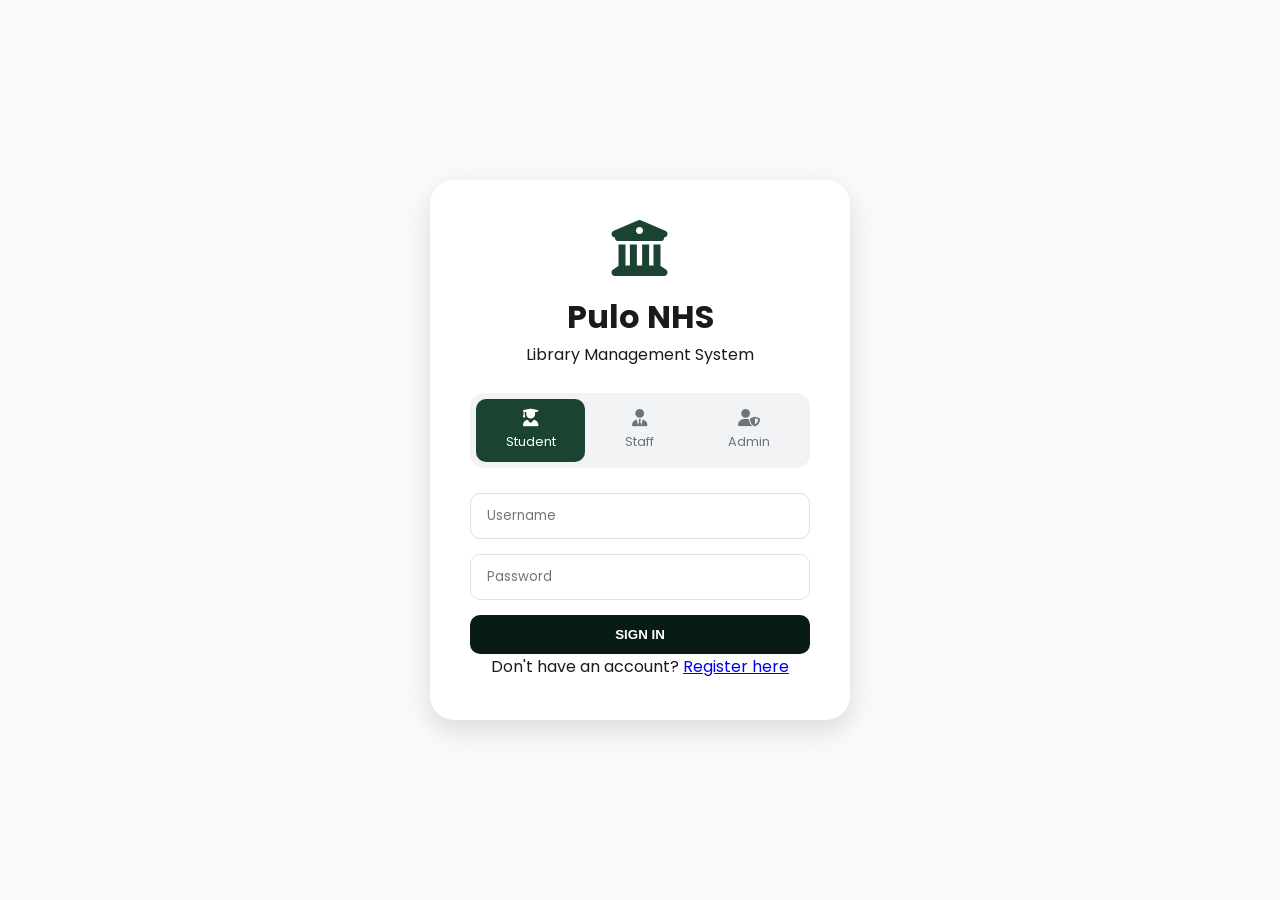
<file: index.html>
<!DOCTYPE html>
<html lang="en">
<head>
    <meta charset="UTF-8">
    <meta name="viewport" content="width=device-width, initial-scale=1.0">
    <title>Pulo NHS | Library System</title>
    <link rel="stylesheet" href="https://cdnjs.cloudflare.com/ajax/libs/font-awesome/6.4.0/css/all.min.css">
    <link rel="stylesheet" href="styles.css">
</head>
<body>
    <div class="login-container">
        <div class="login-overlay"></div>
        
        <div class="login-box">
            <div id="logoutAlert" class="alert-success" style="display: none;">
                <i class="fas fa-check-circle"></i> Successfully logged out.
            </div>

            <div class="login-logo">
                <i class="fas fa-university"></i>
                <h1>Pulo NHS</h1>
                <p>Library Management System</p>
            </div>

            <div id="loginSection">
                <form id="loginForm">
                    <div class="role-selector">
                        <div class="role-option active" data-role="User">
                            <i class="fas fa-user-graduate"></i><span>Student</span>
                        </div>
                        <div class="role-option" data-role="staff">
                            <i class="fas fa-user-tie"></i><span>Staff</span>
                        </div>
                        <div class="role-option" data-role="admin">
                            <i class="fas fa-user-shield"></i><span>Admin</span>
                        </div>
                    </div>
                    <div class="input-group">
                        <input type="text" class="form-control" placeholder="Username" required>
                    </div>
                    <div class="input-group">
                        <input type="password" class="form-control" placeholder="Password" required>
                    </div>
                    <button type="submit" class="btn-login">SIGN IN</button>
                </form>
                <p class="toggle-text" id="toggleWrapper">
                    Don't have an account? <a href="#" id="showRegister">Register here</a>
                </p>
            </div>

            <div id="registerSection" style="display: none;">
                <h2 style="margin-bottom: 15px; color: var(--primary-dark);">Create Account</h2>
                <form id="registerForm">
                    <input type="text" class="form-control" placeholder="Full Name" required>
                    <input type="text" class="form-control" placeholder="Student ID (e.g. 2026-10452)" required>
                    <input type="email" class="form-control" placeholder="School Email" required>
                    <input type="password" class="form-control" placeholder="Create Password" required>
                    <button type="submit" class="btn-login" style="background: var(--accent); color: var(--primary-dark);">REGISTER</button>
                </form>
                <p class="toggle-text">Already have an account? <a href="#" id="showLogin">Sign In</a></p>
            </div>
        </div>
    </div>

    <script>
        // 1. HANDLE LOGOUT & URL CLEANUP
        window.onload = function() {
            const urlParams = new URLSearchParams(window.location.search);
            if (urlParams.get('logout') === 'true') {
                const alertBox = document.getElementById('logoutAlert');
                alertBox.style.display = 'block';
                window.history.replaceState({}, document.title, window.location.pathname);
                setTimeout(() => { alertBox.style.display = 'none'; }, 3000);
            }
        };

        const loginSection = document.getElementById('loginSection');
        const registerSection = document.getElementById('registerSection');
        const showRegister = document.getElementById('showRegister');
        const showLogin = document.getElementById('showLogin');
        const toggleWrapper = document.getElementById('toggleWrapper');

        // 2. TOGGLE BETWEEN LOGIN AND REGISTER
        showRegister.addEventListener('click', (e) => {
            e.preventDefault();
            loginSection.style.display = 'none';
            registerSection.style.display = 'block';
        });

        showLogin.addEventListener('click', (e) => {
            e.preventDefault();
            registerSection.style.display = 'none';
            loginSection.style.display = 'block';
        });

        // 3. ROLE SELECTION LOGIC (Now with visibility toggle)
        document.querySelectorAll('.role-option').forEach(option => {
            option.addEventListener('click', function() {
                // Update active state visuals
                document.querySelectorAll('.role-option').forEach(opt => opt.classList.remove('active'));
                this.classList.add('active');

                // Check role to hide/show registration
                const activeRole = this.getAttribute('data-role');
                
                if (activeRole === 'staff' || activeRole === 'admin') {
                    // Use opacity and pointer-events so the box doesn't "jump" in height
                    toggleWrapper.style.opacity = '0';
                    toggleWrapper.style.pointerEvents = 'none';
                } else {
                    toggleWrapper.style.opacity = '1';
                    toggleWrapper.style.pointerEvents = 'auto';
                }
            });
        });

        // 4. LOGIN REDIRECTION
        document.getElementById('loginForm').addEventListener('submit', function(e) {
            e.preventDefault();
            const activeRole = document.querySelector('.role-option.active').getAttribute('data-role');
            
            if (activeRole === 'User') {
                window.location.href = "student/studentdashboard.html";
            } else if (activeRole === 'staff') {
                window.location.href = "staff/staffdashboard.html";
            } else if (activeRole === 'admin') {
                window.location.href = "admin/admindashboard.html";
            }
        });

        // 5. REGISTRATION LOGIC
        document.getElementById('registerForm').addEventListener('submit', function(e) {
            e.preventDefault();
            alert('Registration Successful! Please log in.');
            registerSection.style.display = 'none';
            loginSection.style.display = 'block';
        });
    </script>
</body>
</html>
</file>
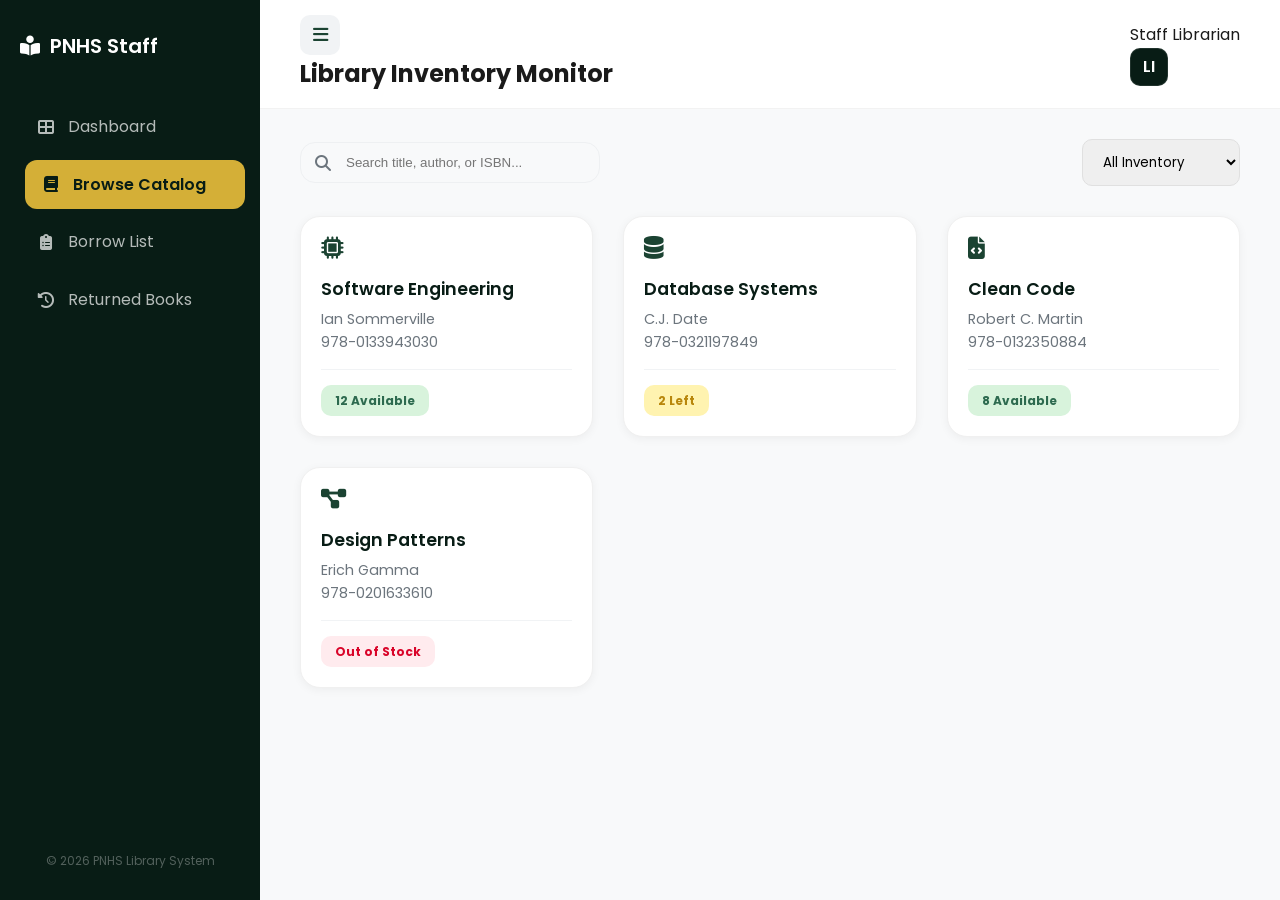
<file: staff/catalog.html>
<!DOCTYPE html>
<html lang="en">
<head>
    <meta charset="UTF-8">
    <meta name="viewport" content="width=device-width, initial-scale=1.0">
    <title>Monitor Catalog | PNHS Staff</title>
    <link rel="stylesheet" href="https://cdnjs.cloudflare.com/ajax/libs/font-awesome/6.4.0/css/all.min.css">
    <link rel="stylesheet" href="../styles.css">
</head>
<body>

    <nav class="sidebar" id="sidebar">
        <div class="sidebar-logo">
            <i class="fas fa-book-reader"></i>
            <span>PNHS Staff</span>
        </div>
        <ul class="sidebar-menu">
            <li><a href="staffdashboard.html"><i class="fas fa-th-large"></i><span>Dashboard</span></a></li>
            <li><a href="#" class="active"><i class="fas fa-book"></i><span>Browse Catalog</span></a></li>
            <li><a href="borrowlist.html"><i class="fas fa-clipboard-list"></i><span>Borrow List</span></a></li>
            <li><a href="returnlist.html"><i class="fas fa-history"></i><span>Returned Books</span></a></li>
        </ul>
        <div class="sidebar-footer">
            <p>© 2026 PNHS Library System</p>
        </div>
    </nav>

    <main class="main-content" id="main-content">
        <header class="topbar">
            <div class="topbar-left">
                <button class="hamburger" id="toggleBtn">
                    <i class="fas fa-bars"></i>
                </button>
                <h2>Library Inventory Monitor</h2>
            </div>
            
            <div class="topbar-right">
                <div class="user-profile">
                    <span>Staff Librarian</span>
                    <div class="avatar-circle">LI</div>
                </div>
            </div>
        </header>

        <div class="content-body">
            <div class="table-header" style="margin-bottom: 30px;">
                <div class="search-input-wrapper">
                    <i class="fas fa-search"></i>
                    <input type="text" id="catalogSearch" placeholder="Search title, author, or ISBN...">
                </div>
                
                <div class="filter-wrapper">
                    <select id="stockFilter" class="form-control" style="width: auto; margin-bottom: 0;">
                        <option value="all">All Inventory</option>
                        <option value="available">Available Only</option>
                        <option value="low">Low Stock Alert</option>
                        <option value="out">Out of Stock</option>
                    </select>
                </div>
            </div>

            <div class="catalog-grid" id="catalogGrid">
                
                <div class="book-card-alt" data-status="available">
                    <i class="fas fa-microchip card-icon"></i>
                    <div class="book-info-alt">
                        <h3>Software Engineering</h3>
                        <p class="author">Ian Sommerville</p>
                        <p class="isbn-text">978-0133943030</p>
                        <div class="book-footer-alt">
                            <span class="badge active-badge">12 Available</span>
                        </div>
                    </div>
                </div>

                <div class="book-card-alt" data-status="low">
                    <i class="fas fa-database card-icon"></i>
                    <div class="book-info-alt">
                        <h3>Database Systems</h3>
                        <p class="author">C.J. Date</p>
                        <p class="isbn-text">978-0321197849</p>
                        <div class="book-footer-alt">
                            <span class="badge due-badge">2 Left</span>
                        </div>
                    </div>
                </div>

                <div class="book-card-alt" data-status="available">
                    <i class="fas fa-file-code card-icon"></i>
                    <div class="book-info-alt">
                        <h3>Clean Code</h3>
                        <p class="author">Robert C. Martin</p>
                        <p class="isbn-text">978-0132350884</p>
                        <div class="book-footer-alt">
                            <span class="badge active-badge">8 Available</span>
                        </div>
                    </div>
                </div>

                <div class="book-card-alt" data-status="out">
                    <i class="fas fa-project-diagram card-icon"></i>
                    <div class="book-info-alt">
                        <h3>Design Patterns</h3>
                        <p class="author">Erich Gamma</p>
                        <p class="isbn-text">978-0201633610</p>
                        <div class="book-footer-alt">
                            <span class="badge overdue-badge">Out of Stock</span>
                        </div>
                    </div>
                </div>

            </div>
        </div>
    </main>

    <script>
        const toggleBtn = document.getElementById('toggleBtn');
        const sidebar = document.getElementById('sidebar');
        const mainContent = document.getElementById('main-content');
        const catalogSearch = document.getElementById('catalogSearch');
        const stockFilter = document.getElementById('stockFilter');
        const bookCards = document.querySelectorAll('.book-card-alt');

        toggleBtn.addEventListener('click', () => {
            sidebar.classList.toggle('collapsed');
            mainContent.classList.toggle('expanded');
        });

        function filterCatalog() {
            const term = catalogSearch.value.toLowerCase();
            const filterValue = stockFilter.value;

            bookCards.forEach(card => {
                const title = card.querySelector('h3').innerText.toLowerCase();
                const author = card.querySelector('.author').innerText.toLowerCase();
                const isbn = card.querySelector('.isbn-text').innerText.toLowerCase();
                const status = card.getAttribute('data-status');

                const matchesSearch = title.includes(term) || author.includes(term) || isbn.includes(term);
                const matchesFilter = filterValue === 'all' || status === filterValue;

                card.style.display = (matchesSearch && matchesFilter) ? '' : 'none';
            });
        }

        catalogSearch.addEventListener('input', filterCatalog);
        stockFilter.addEventListener('change', filterCatalog);
    </script>
</body>
</html>
</file>
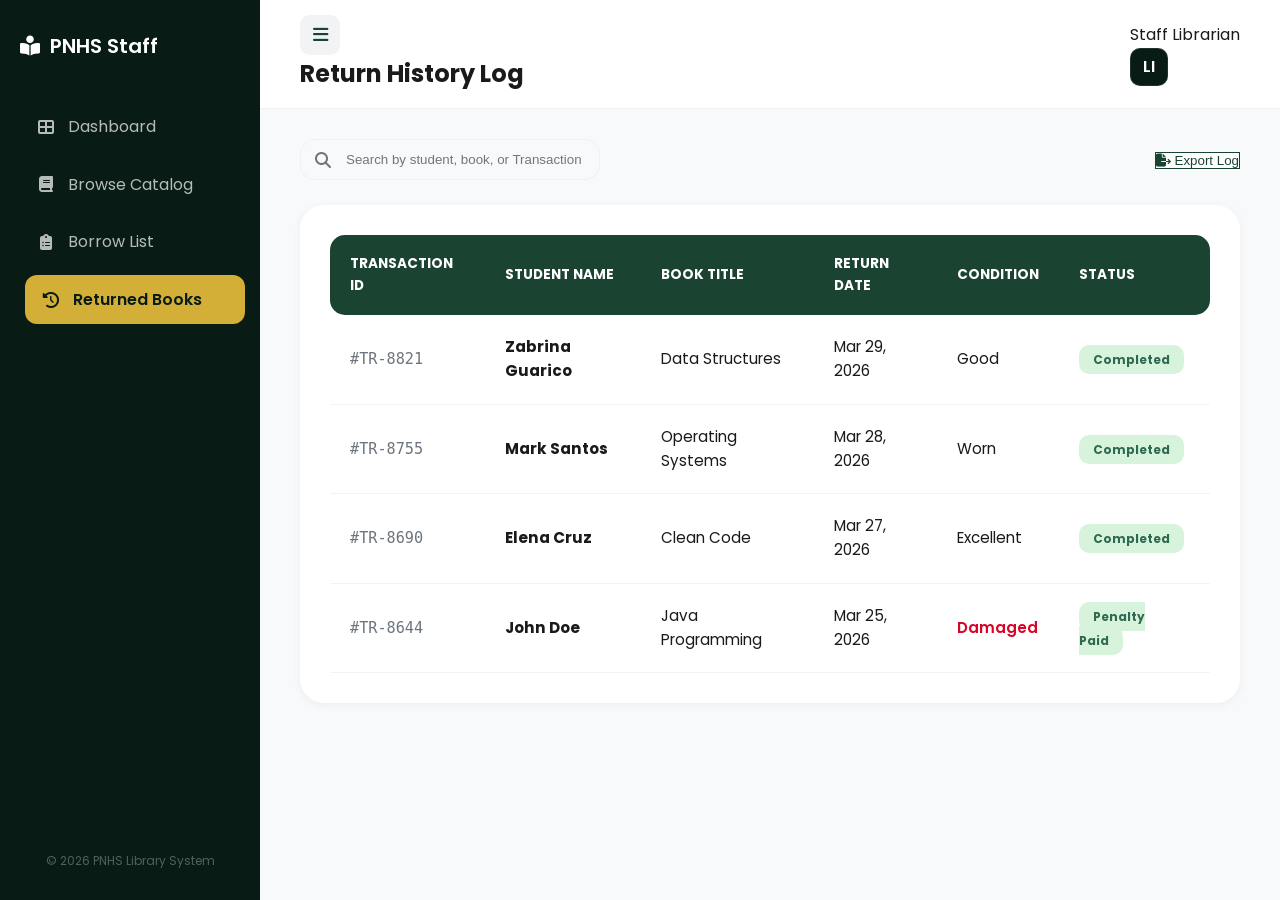
<file: staff/returnlist.html>
<!DOCTYPE html>
<html lang="en">
<head>
    <meta charset="UTF-8">
    <meta name="viewport" content="width=device-width, initial-scale=1.0">
    <title>Returned History | PNHS Staff</title>
    <link rel="stylesheet" href="https://cdnjs.cloudflare.com/ajax/libs/font-awesome/6.4.0/css/all.min.css">
    <link rel="stylesheet" href="../styles.css">
</head>
<body>

    <nav class="sidebar" id="sidebar">
        <div class="sidebar-logo">
            <i class="fas fa-book-reader"></i>
            <span>PNHS Staff</span>
        </div>
        <ul class="sidebar-menu">
            <li><a href="staffdashboard.html"><i class="fas fa-th-large"></i><span>Dashboard</span></a></li>
            <li><a href="catalog.html"><i class="fas fa-book"></i><span>Browse Catalog</span></a></li>
            <li><a href="borrowlist.html"><i class="fas fa-clipboard-list"></i><span>Borrow List</span></a></li>
            <li><a href="#" class="active"><i class="fas fa-history"></i><span>Returned Books</span></a></li>
        </ul>
        <div class="sidebar-footer">
            <p>© 2026 PNHS Library System</p>
        </div>
    </nav>

    <main class="main-content" id="main-content">
        <header class="topbar">
            <div class="topbar-left">
                <button class="hamburger" id="toggleBtn">
                    <i class="fas fa-bars"></i>
                </button>
                <h2>Return History Log</h2>
            </div>
            
            <div class="topbar-right">
                <div class="user-profile">
                    <span>Staff Librarian</span>
                    <div class="avatar-circle">LI</div>
                </div>
            </div>
        </header>

        <div class="content-body">
            <div class="table-header" style="margin-bottom: 25px;">
                <div class="search-input-wrapper">
                    <i class="fas fa-search"></i>
                    <input type="text" id="historySearch" placeholder="Search by student, book, or Transaction ID...">
                </div>
                <div class="header-actions">
                    <button class="btn-primary" style="background: var(--white); color: var(--primary); border: 1px solid var(--primary);">
                        <i class="fas fa-file-export"></i> Export Log
                    </button>
                </div>
            </div>

            <div class="table-container">
                <table>
                    <thead>
                        <tr>
                            <th>Transaction ID</th>
                            <th>Student Name</th>
                            <th>Book Title</th>
                            <th>Return Date</th>
                            <th>Condition</th>
                            <th>Status</th>
                        </tr>
                    </thead>
                    <tbody id="historyTable">
                        <tr>
                            <td style="font-family: monospace; color: var(--text-muted);">#TR-8821</td>
                            <td><strong>Zabrina Guarico</strong></td>
                            <td>Data Structures</td>
                            <td>Mar 29, 2026</td>
                            <td>Good</td>
                            <td><span class="badge active-badge">Completed</span></td>
                        </tr>

                        <tr>
                            <td style="font-family: monospace; color: var(--text-muted);">#TR-8755</td>
                            <td><strong>Mark Santos</strong></td>
                            <td>Operating Systems</td>
                            <td>Mar 28, 2026</td>
                            <td>Worn</td>
                            <td><span class="badge active-badge">Completed</span></td>
                        </tr>

                        <tr>
                            <td style="font-family: monospace; color: var(--text-muted);">#TR-8690</td>
                            <td><strong>Elena Cruz</strong></td>
                            <td>Clean Code</td>
                            <td>Mar 27, 2026</td>
                            <td>Excellent</td>
                            <td><span class="badge active-badge">Completed</span></td>
                        </tr>

                        <tr>
                            <td style="font-family: monospace; color: var(--text-muted);">#TR-8644</td>
                            <td><strong>John Doe</strong></td>
                            <td>Java Programming</td>
                            <td>Mar 25, 2026</td>
                            <td style="color: var(--danger); font-weight: 600;">Damaged</td>
                            <td><span class="badge active-badge">Penalty Paid</span></td>
                        </tr>
                    </tbody>
                </table>
            </div>
        </div>
    </main>

    <script>
        const toggleBtn = document.getElementById('toggleBtn');
        const sidebar = document.getElementById('sidebar');
        const mainContent = document.getElementById('main-content');

        // Sidebar Toggle
        toggleBtn.addEventListener('click', () => {
            sidebar.classList.toggle('collapsed');
            mainContent.classList.toggle('expanded');
        });

        // Search Filter Logic
        document.getElementById('historySearch').addEventListener('keyup', function() {
            let value = this.value.toLowerCase();
            let rows = document.querySelectorAll('#historyTable tr');
            
            rows.forEach(row => {
                row.style.display = row.innerText.toLowerCase().includes(value) ? '' : 'none';
            });
        });
    </script>
</body>
</html>
</file>
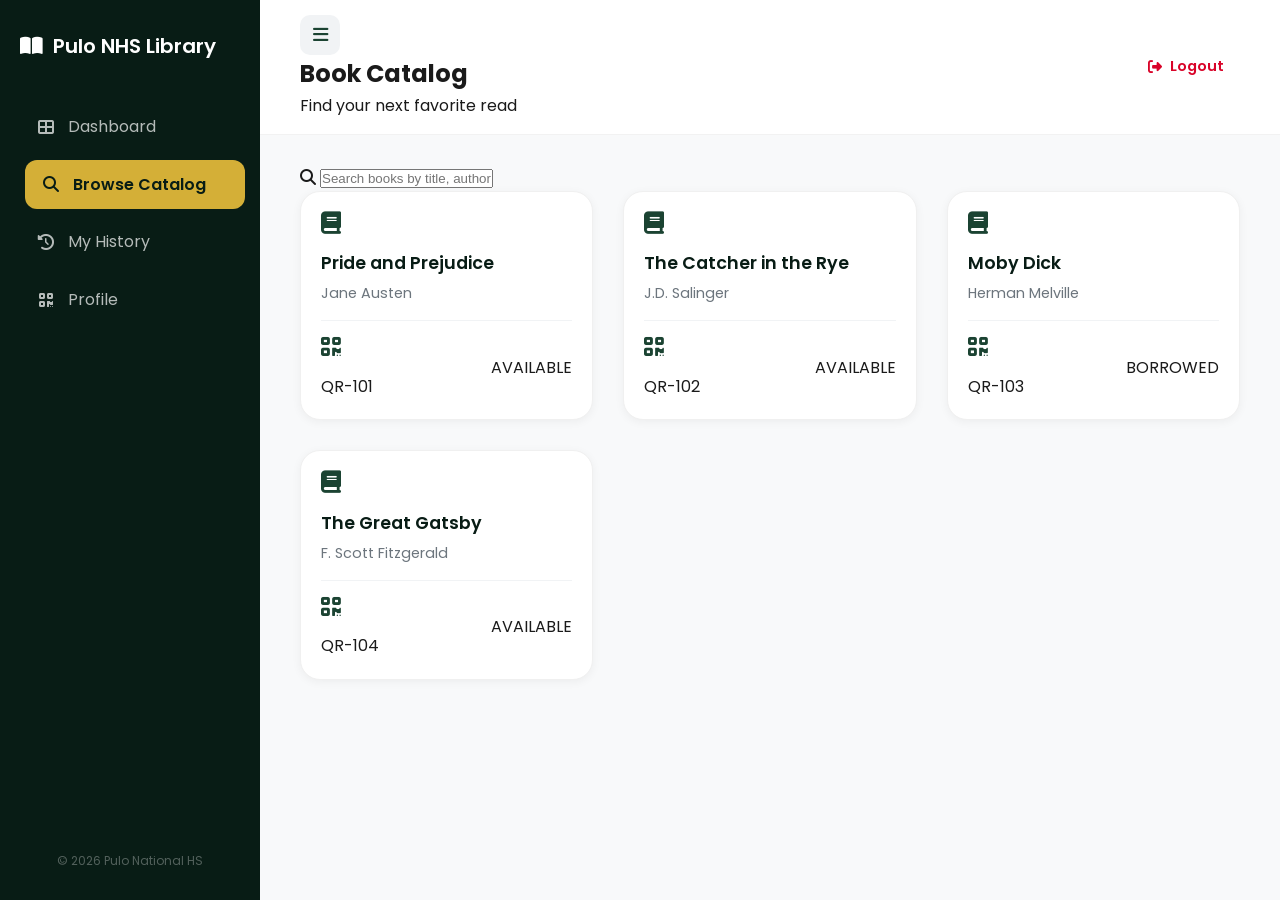
<file: student/catalog.html>
<!DOCTYPE html>
<html lang="en">
<head>
    <meta charset="UTF-8">
    <meta name="viewport" content="width=device-width, initial-scale=1.0">
    <title>Book Catalog | Pulo NHS Library</title>
    <link rel="stylesheet" href="https://cdnjs.cloudflare.com/ajax/libs/font-awesome/6.4.0/css/all.min.css">
     <link rel="stylesheet" href="../styles.css">
</head>
<body>

    <aside class="sidebar" id="sidebar">
        <div class="sidebar-logo">
            <i class="fas fa-book-open"></i>
            <span>Pulo NHS Library</span>
        </div>
        <ul class="sidebar-menu">
            <li><a href="studentdashboard.html"><i class="fas fa-th-large"></i> Dashboard</a></li>
            <li><a href="#" class="active"><i class="fas fa-search"></i> Browse Catalog</a></li>
            <li><a href="history.html"><i class="fas fa-history"></i> My History</a></li>
            <li><a href="profile.html"><i class="fas fa-qrcode"></i> Profile</a></li>
        </ul>
        <div class="sidebar-footer">© 2026 Pulo National HS</div>
    </aside>

    <main class="main-content" id="mainContent">
        <header class="topbar">
            <div class="topbar-left">
                <button class="hamburger" onclick="toggleSidebar()"><i class="fas fa-bars"></i></button>
                <div class="user-welcome">
                    <h2>Book Catalog</h2>
                    <p>Find your next favorite read</p>
                </div>
            </div>
            <div class="topbar-actions">
                <a href="../index.html" class="btn-logout"><i class="fas fa-sign-out-alt"></i> Logout</a>
            </div>
        </header>

        <div class="content-body">
            <div class="search-container">
                <i class="fas fa-search search-icon"></i>
                <input type="text" placeholder="Search books by title, author, or ISBN..." class="search-input">
            </div>

            <div class="catalog-grid">
                <div class="book-card-alt">
                    <div class="book-cover color-teal">
                        <i class="fas fa-book"></i>
                    </div>
                    <div class="book-info-alt">
                        <h3>Pride and Prejudice</h3>
                        <p class="author">Jane Austen</p>
                        <div class="book-footer-alt">
                            <span class="isbn"><i class="fas fa-qrcode"></i> QR-101</span>
                            <span class="status-pill available">AVAILABLE</span>
                        </div>
                    </div>
                </div>

                <div class="book-card-alt">
                    <div class="book-cover color-green">
                        <i class="fas fa-book"></i>
                    </div>
                    <div class="book-info-alt">
                        <h3>The Catcher in the Rye</h3>
                        <p class="author">J.D. Salinger</p>
                        <div class="book-footer-alt">
                            <span class="isbn"><i class="fas fa-qrcode"></i> QR-102</span>
                            <span class="status-pill available">AVAILABLE</span>
                        </div>
                    </div>
                </div>

                <div class="book-card-alt">
                    <div class="book-cover color-maroon">
                        <i class="fas fa-book"></i>
                    </div>
                    <div class="book-info-alt">
                        <h3>Moby Dick</h3>
                        <p class="author">Herman Melville</p>
                        <div class="book-footer-alt">
                            <span class="isbn"><i class="fas fa-qrcode"></i> QR-103</span>
                            <span class="status-pill borrowed">BORROWED</span>
                        </div>
                    </div>
                </div>

                <div class="book-card-alt">
                    <div class="book-cover color-orange">
                        <i class="fas fa-book"></i>
                    </div>
                    <div class="book-info-alt">
                        <h3>The Great Gatsby</h3>
                        <p class="author">F. Scott Fitzgerald</p>
                        <div class="book-footer-alt">
                            <span class="isbn"><i class="fas fa-qrcode"></i> QR-104</span>
                            <span class="status-pill available">AVAILABLE</span>
                        </div>
                    </div>
                </div>
            </div>
        </div>
    </main>

    <script>
        function toggleSidebar() {
            document.getElementById('sidebar').classList.toggle('collapsed');
            document.getElementById('mainContent').classList.toggle('expanded');
        }
    </script>
</body>
</html>
</file>
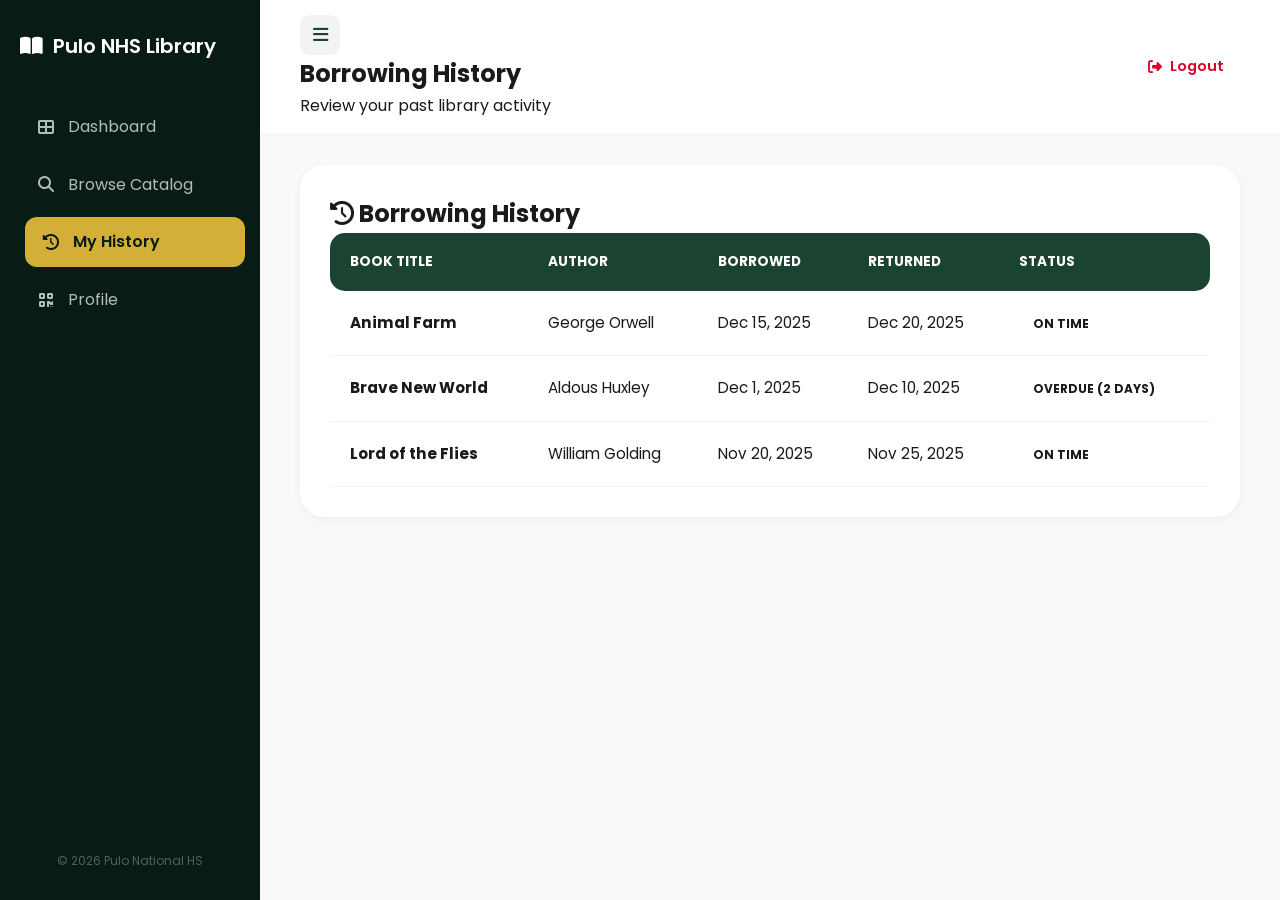
<file: student/history.html>
<!DOCTYPE html>
<html lang="en">
<head>
    <meta charset="UTF-8">
    <meta name="viewport" content="width=device-width, initial-scale=1.0">
    <title>My History | Pulo NHS Library</title>
    <link rel="stylesheet" href="https://cdnjs.cloudflare.com/ajax/libs/font-awesome/6.4.0/css/all.min.css">
     <link rel="stylesheet" href="../styles.css">
</head>
<body>

    <aside class="sidebar" id="sidebar">
        <div class="sidebar-logo">
            <i class="fas fa-book-open"></i>
            <span>Pulo NHS Library</span>
        </div>
        <ul class="sidebar-menu">
            <li><a href="studentdashboard.html"><i class="fas fa-th-large"></i> Dashboard</a></li>
            <li><a href="catalog.html"><i class="fas fa-search"></i> Browse Catalog</a></li>
            <li><a href="history.html" class="active"><i class="fas fa-history"></i> My History</a></li>
            <li><a href="profile.html"><i class="fas fa-qrcode"></i> Profile</a></li>
        </ul>
        <div class="sidebar-footer">© 2026 Pulo National HS</div>
    </aside>

    <main class="main-content" id="mainContent">
        <header class="topbar">
            <div class="topbar-left">
                <button class="hamburger" onclick="toggleSidebar()"><i class="fas fa-bars"></i></button>
                <div class="user-welcome">
                    <h2>Borrowing History</h2>
                    <p>Review your past library activity</p>
                </div>
            </div>
            <div class="topbar-actions">
                <a href="../index.html" class="btn-logout"><i class="fas fa-sign-out-alt"></i> Logout</a>
            </div>
        </header>

        <div class="content-body">
            <div class="table-container">
                <h2 class="section-title"><i class="fas fa-history"></i> Borrowing History</h2>
                <table>
                    <thead>
                        <tr>
                            <th>Book Title</th>
                            <th>Author</th>
                            <th>Borrowed</th>
                            <th>Returned</th>
                            <th>Status</th>
                        </tr>
                    </thead>
                    <tbody>
                        <tr>
                            <td><strong>Animal Farm</strong></td>
                            <td>George Orwell</td>
                            <td>Dec 15, 2025</td>
                            <td>Dec 20, 2025</td>
                            <td><span class="badge status-ontime">ON TIME</span></td>
                        </tr>
                        <tr>
                            <td><strong>Brave New World</strong></td>
                            <td>Aldous Huxley</td>
                            <td>Dec 1, 2025</td>
                            <td>Dec 10, 2025</td>
                            <td><span class="badge status-overdue-history">OVERDUE (2 DAYS)</span></td>
                        </tr>
                        <tr>
                            <td><strong>Lord of the Flies</strong></td>
                            <td>William Golding</td>
                            <td>Nov 20, 2025</td>
                            <td>Nov 25, 2025</td>
                            <td><span class="badge status-ontime">ON TIME</span></td>
                        </tr>
                    </tbody>
                </table>
            </div>
        </div>
    </main>

    <script>
        function toggleSidebar() {
            document.getElementById('sidebar').classList.toggle('collapsed');
            document.getElementById('mainContent').classList.toggle('expanded');
        }
    </script>
</body>
</html>
</file>
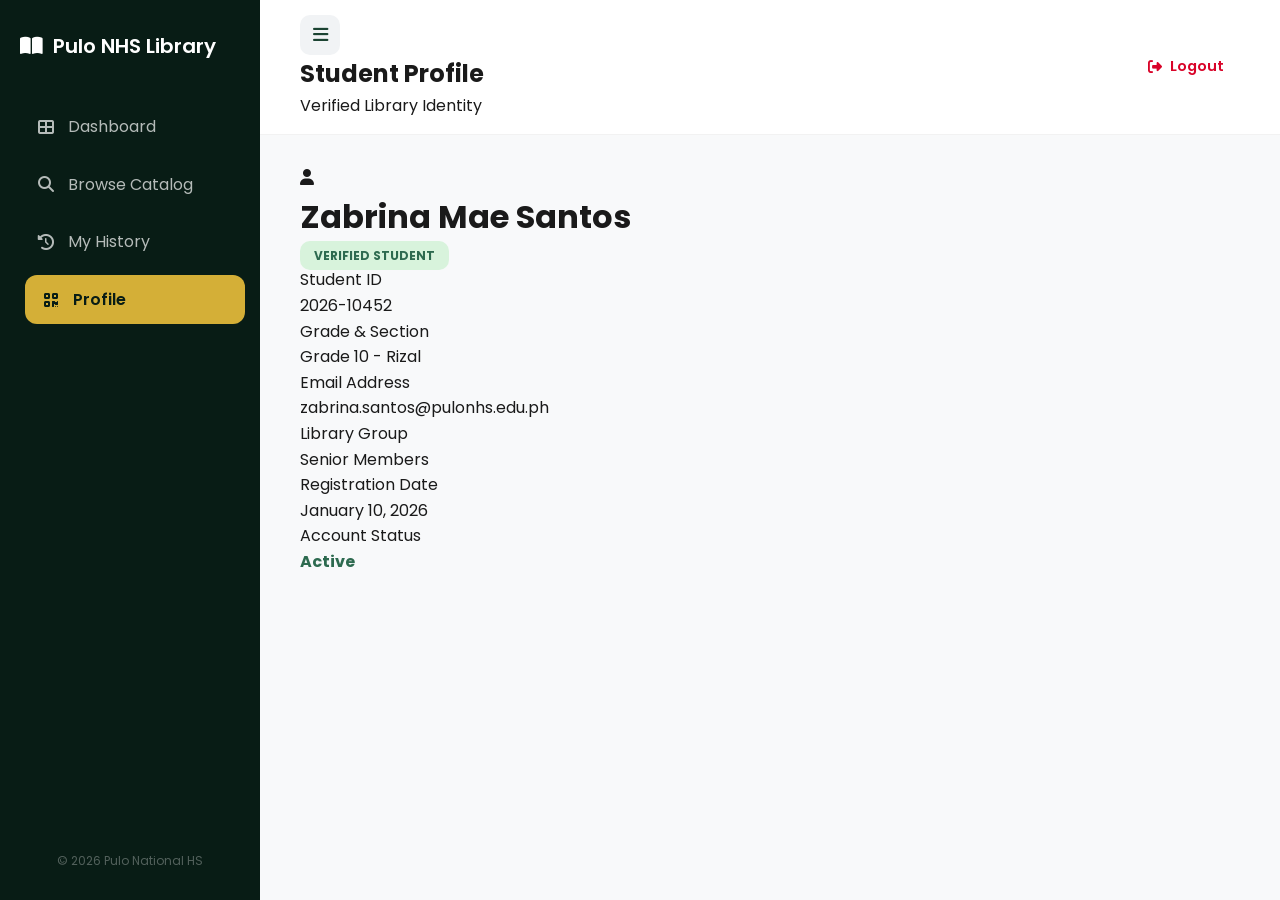
<file: student/profile.html>
<!DOCTYPE html>
<html lang="en">
<head>
    <meta charset="UTF-8">
    <meta name="viewport" content="width=device-width, initial-scale=1.0">
    <title>Digital ID | Pulo NHS Library</title>
    <link rel="stylesheet" href="https://cdnjs.cloudflare.com/ajax/libs/font-awesome/6.4.0/css/all.min.css">
     <link rel="stylesheet" href="../styles.css">
</head>
<body>

    <aside class="sidebar" id="sidebar">
        <div class="sidebar-logo">
            <i class="fas fa-book-open"></i>
            <span>Pulo NHS Library</span>
        </div>
        <ul class="sidebar-menu">
            <li><a href="studentdashboard.html"><i class="fas fa-th-large"></i> Dashboard</a></li>
            <li><a href="catalog.html"><i class="fas fa-search"></i> Browse Catalog</a></li>
            <li><a href="history.html"><i class="fas fa-history"></i> My History</a></li>
            <li><a href="profile.html" class="active"><i class="fas fa-qrcode"></i> Profile</a></li>
        </ul>
        <div class="sidebar-footer">© 2026 Pulo National HS</div>
    </aside>

    <main class="main-content" id="mainContent">
        <header class="topbar">
            <div class="topbar-left">
                <button class="hamburger" onclick="toggleSidebar()"><i class="fas fa-bars"></i></button>
                <div class="user-welcome">
                    <h2>Student Profile</h2>
                    <p>Verified Library Identity</p>
                </div>
            </div>
            <div class="topbar-actions">
                <a href="../index.html"class="btn-logout"><i class="fas fa-sign-out-alt"></i> Logout</a>
            </div>
        </header>

        <div class="content-body">
            <div class="profile-card">
                <div class="profile-header-bg">
                    <div class="profile-avatar">
                        <i class="fas fa-user"></i>
                    </div>
                </div>

                <div class="profile-details">
                    <div class="profile-main-info">
                        <h1>Zabrina Mae Santos</h1>
                        <span class="badge active-badge">VERIFIED STUDENT</span>
                    </div>

                    <div class="info-tiles-grid">
                        <div class="info-tile">
                            <label>Student ID</label>
                            <p>2026-10452</p>
                        </div>
                        <div class="info-tile">
                            <label>Grade & Section</label>
                            <p>Grade 10 - Rizal</p>
                        </div>
                        <div class="info-tile">
                            <label>Email Address</label>
                            <p>zabrina.santos@pulonhs.edu.ph</p>
                        </div>
                        <div class="info-tile">
                            <label>Library Group</label>
                            <p>Senior Members</p>
                        </div>
                        <div class="info-tile">
                            <label>Registration Date</label>
                            <p>January 10, 2026</p>
                        </div>
                        <div class="info-tile">
                            <label>Account Status</label>
                            <p style="color: #2d6a4f; font-weight: bold;">Active</p>
                        </div>
                    </div>
                </div>
            </div>
        </div>
    </main>

    <script>
        function toggleSidebar() {
            document.getElementById('sidebar').classList.toggle('collapsed');
            document.getElementById('mainContent').classList.toggle('expanded');
        }
    </script>
</body>
</html>
</file>
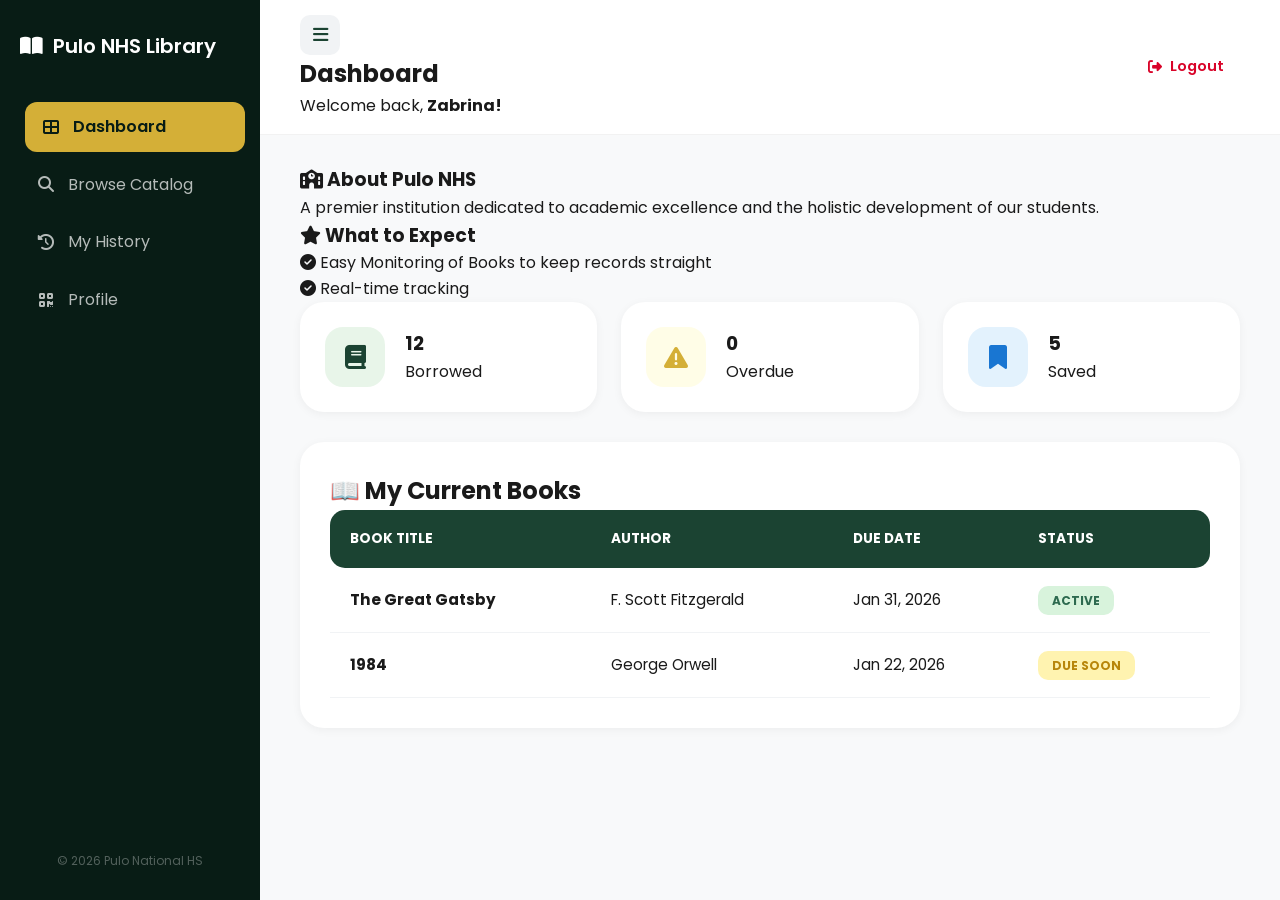
<file: student/studentdashboard.html>
<!DOCTYPE html>
<html lang="en">
<head>
    <meta charset="UTF-8">
    <meta name="viewport" content="width=device-width, initial-scale=1.0">
    <title>Dashboard | Pulo NHS Library</title>
    <link rel="stylesheet" href="https://cdnjs.cloudflare.com/ajax/libs/font-awesome/6.4.0/css/all.min.css">
     <link rel="stylesheet" href="../styles.css">
</head>
<body>

    <aside class="sidebar" id="sidebar">
        <div class="sidebar-logo">
            <i class="fas fa-book-open"></i>
            <span>Pulo NHS Library</span>
        </div>
        <ul class="sidebar-menu">
            <li><a href="studentdashboard.html" class="active"><i class="fas fa-th-large"></i> Dashboard</a></li>
            
            <li><a href="catalog.html"><i class="fas fa-search"></i> Browse Catalog</a></li>
             
            <li><a href="history.html"><i class="fas fa-history"></i> My History</a></li>
            <li><a href="profile.html"><i class="fas fa-qrcode"></i> Profile</a></li>
        </ul>
        <div class="sidebar-footer">© 2026 Pulo National HS</div>
    </aside>

    <main class="main-content" id="mainContent">
        <header class="topbar">
            <div class="topbar-left">
                <button class="hamburger" onclick="toggleSidebar()"><i class="fas fa-bars"></i></button>
                <div class="user-welcome">
                    <h2>Dashboard</h2>
                    <p>Welcome back, <strong>Zabrina!</strong></p>
                </div>
            </div>
            <div class="topbar-actions">
                <a href="../index.html" class="btn-logout"><i class="fas fa-sign-out-alt"></i> Logout</a>
            </div>
        </header>

        <div class="content-body">
            <div class="info-grid">
                <div class="info-card">
                    <h3><i class="fas fa-school"></i> About Pulo NHS</h3>
                    <p>A premier institution dedicated to academic excellence and the holistic development of our students.</p>
                </div>
                <div class="info-card">
                    <h3><i class="fas fa-star"></i> What to Expect</h3>
                    <ul class="expect-list">
                        <li><i class="fas fa-check-circle"></i> Easy Monitoring of Books to keep records straight</li>
                        <li><i class="fas fa-check-circle"></i> Real-time tracking</li>
                    </ul>
                </div>
            </div>

            <div class="stats-grid">
                <div class="stat-card">
                    <div class="stat-icon b-green"><i class="fas fa-book"></i></div>
                    <div class="stat-info"><h3>12</h3><p>Borrowed</p></div>
                </div>
                <div class="stat-card">
                    <div class="stat-icon b-gold"><i class="fas fa-exclamation-triangle"></i></div>
                    <div class="stat-info"><h3>0</h3><p>Overdue</p></div>
                </div>
                <div class="stat-card">
                    <div class="stat-icon b-blue"><i class="fas fa-bookmark"></i></div>
                    <div class="stat-info"><h3>5</h3><p>Saved</p></div>
                </div>
            </div>

            <div class="table-container">
                <h2 class="section-title">📖 My Current Books</h2>
                <table>
                    <thead>
                        <tr>
                            <th>Book Title</th>
                            <th>Author</th>
                            <th>Due Date</th>
                            <th>Status</th>
                        </tr>
                    </thead>
                    <tbody>
                        <tr>
                            <td><strong>The Great Gatsby</strong></td>
                            <td>F. Scott Fitzgerald</td>
                            <td>Jan 31, 2026</td>
                            <td><span class="badge active-badge">ACTIVE</span></td>
                        </tr>
                        <tr>
                            <td><strong>1984</strong></td>
                            <td>George Orwell</td>
                            <td>Jan 22, 2026</td>
                            <td><span class="badge due-badge">DUE SOON</span></td>
                        </tr>
                    </tbody>
                </table>
            </div>
        </div>
    </main>

    <script>
        function toggleSidebar() {
            document.getElementById('sidebar').classList.toggle('collapsed');
            document.getElementById('mainContent').classList.toggle('expanded');
        }
    </script>
</body>
</html>
</file>
<file: styles.css>
/* ============================================================
   PNHS LIBRARY MANAGEMENT SYSTEM - MASTER STYLES
   Theme: Forest Green & Academic Gold (v3.2 - Final Polish)
   ============================================================ */

@import url('https://fonts.googleapis.com/css2?family=Poppins:wght@300;400;500;600;700&display=swap');

:root {
    /* Brand Colors */
    --primary: #1b4332;
    --primary-dark: #081c15;
    --accent: #d4af37;
    --accent-hover: #b8860b;
    --accent-light: #f4e4bc;

    /* Functional Colors */
    --bg-light: #f8f9fa;
    --white: #ffffff;
    --text-dark: #1a1a1a;
    --text-muted: #6c757d;
    --danger: #d90429;
    --success: #2d6a4f;

    /* Effects */
    --shadow-sm: 0 2px 10px rgba(0, 0, 0, 0.05);
    --shadow-md: 0 4px 20px rgba(0, 0, 0, 0.08);
    --shadow-lg: 0 10px 25px rgba(0, 0, 0, 0.12);
    --transition: 0.3s cubic-bezier(0.4, 0, 0.2, 1);
}

/* 1. Global Resets */
* {
    margin: 0;
    padding: 0;
    box-sizing: border-box;
    list-style: none;
}

body {
    font-family: 'Poppins', sans-serif;
    background: var(--bg-light);
    color: var(--text-dark);
    line-height: 1.6;
    overflow-x: hidden;
}

/* 2. Login Page Specific Styles */
.login-container {
    height: 100vh;
    width: 100%;
    display: flex;
    align-items: center;
    justify-content: center;
    background-color: var(--bg-light);
}

.login-box {
    background: var(--white);
    padding: 40px;
    border-radius: 24px;
    box-shadow: var(--shadow-lg);
    width: 100%;
    max-width: 420px;
    text-align: center;
    z-index: 10;
}

.login-logo i {
    font-size: 3.5rem;
    color: var(--primary);
    margin-bottom: 15px;
}

.role-selector {
    display: flex;
    justify-content: space-between;
    margin: 25px 0;
    background: #f1f3f5;
    padding: 6px;
    border-radius: 14px;
}

.role-option {
    flex: 1;
    padding: 10px;
    cursor: pointer;
    border-radius: 10px;
    transition: var(--transition);
    font-size: 0.8rem;
    color: var(--text-muted);
}

.role-option i {
    display: block;
    margin-bottom: 5px;
    font-size: 1.1rem;
}

.role-option.active {
    background: var(--primary);
    color: var(--white);
}

.form-control {
    width: 100%;
    padding: 12px 16px;
    margin-bottom: 15px;
    border: 1px solid #e0e0e0;
    border-radius: 10px;
    outline: none;
    font-family: inherit;
    transition: 0.3s;
}

.form-control:focus {
    border-color: var(--primary);
}

.btn-login {
    width: 100%;
    padding: 12px;
    background: var(--primary-dark);
    color: white;
    border: none;
    border-radius: 10px;
    font-weight: 600;
    cursor: pointer;
    transition: 0.3s;
}

.btn-login:hover {
    background: var(--primary);
}

/* 3. Sidebar Layout */
.sidebar {
    width: 260px;
    background: var(--primary-dark);
    height: 100vh;
    position: fixed;
    color: white;
    padding: 30px 20px;
    transition: var(--transition);
    z-index: 1000;
}

.sidebar.collapsed {
    transform: translateX(-260px);
}

.sidebar-logo {
    display: flex;
    align-items: center;
    gap: 10px;
    color: var(--white);
    font-weight: 600;
    margin-bottom: 40px;
    font-size: 1.25rem;
}

.sidebar-menu li {
    margin-bottom: 8px;
}

.sidebar-menu li a {
    display: flex;
    align-items: center;
    gap: 12px;
    padding: 12px 16px;
    color: rgba(255, 255, 255, 0.7);
    text-decoration: none;
    border-radius: 12px;
    transition: var(--transition);
}

.sidebar-menu li a i {
    width: 20px;
    text-align: center;
}

.sidebar-menu li a.active,
.sidebar-menu li a:hover {
    background: var(--accent);
    color: var(--primary-dark) !important;
    font-weight: 600;
    transform: translateX(5px);
}

.sidebar-footer {
    position: absolute;
    bottom: 30px;
    width: calc(100% - 40px);
    font-size: 0.75rem;
    color: rgba(255, 255, 255, 0.3);
    text-align: center;
}

/* 4. Main Content & Topbar */
.main-content {
    margin-left: 260px;
    transition: var(--transition);
    min-height: 100vh;
}

.main-content.expanded {
    margin-left: 0;
}

.topbar {
    background: var(--white);
    padding: 15px 40px;
    display: flex;
    justify-content: space-between;
    align-items: center;
    border-bottom: 1px solid rgba(0, 0, 0, 0.05);
    position: sticky;
    top: 0;
    z-index: 999;
}

.topbar-right {
    display: flex;
    align-items: center;
    gap: 24px;
}

.avatar-circle {
    width: 38px;
    height: 38px;
    background: var(--primary-dark);
    color: white;
    border-radius: 10px;
    display: flex;
    align-items: center;
    justify-content: center;
    font-weight: 600;
    border: 1px solid rgba(255, 255, 255, 0.1);
}

.hamburger {
    background: #f1f3f5;
    border: none;
    width: 40px;
    height: 40px;
    border-radius: 10px;
    font-size: 1.1rem;
    cursor: pointer;
    color: var(--primary);
    transition: var(--transition);
}

/* 5. Buttons & Actions */
.btn-new-transaction {
    background-color: var(--primary-dark);
    color: white !important;
    padding: 10px 24px;
    border-radius: 50px;
    font-weight: 600;
    font-size: 0.9rem;
    display: flex;
    align-items: center;
    gap: 10px;
    border: none;
    cursor: pointer;
    transition: var(--transition);
    box-shadow: var(--shadow-sm);
}

.btn-new-transaction:hover {
    transform: translateY(-2px);
    box-shadow: var(--shadow-md);
    background-color: var(--primary);
}

.btn-logout {
    color: var(--danger);
    text-decoration: none;
    font-weight: 600;
    font-size: 0.9rem;
    display: flex;
    align-items: center;
    gap: 8px;
    padding: 8px 16px;
    border-radius: 10px;
    transition: var(--transition);
}

.btn-logout:hover {
    background: #fff0f0;
}

/* 6. Dashboard Grid & Cards */
.content-body {
    padding: 30px 40px;
    max-width: 1400px;
    margin: auto;
}

.stats-grid {
    display: grid;
    grid-template-columns: repeat(auto-fit, minmax(260px, 1fr));
    gap: 24px;
    margin-bottom: 30px;
}

.stat-card {
    background: var(--white);
    padding: 25px;
    border-radius: 24px;
    display: flex;
    align-items: center;
    gap: 20px;
    box-shadow: var(--shadow-sm);
    transition: var(--transition);
}

.stat-card:hover {
    transform: translateY(-5px);
    box-shadow: var(--shadow-md);
}

.stat-icon {
    width: 60px;
    height: 60px;
    border-radius: 18px;
    display: flex;
    align-items: center;
    justify-content: center;
    font-size: 1.5rem;
}

.b-green { background: #e8f5e9; color: var(--primary); }
.b-gold { background: #fffde7; color: var(--accent); }
.b-blue { background: #e3f2fd; color: #1976d2; }

/* 7. Tables & Badges */
.table-container {
    background: var(--white);
    padding: 30px;
    border-radius: 24px;
    box-shadow: var(--shadow-sm);
    overflow-x: auto;
}

.table-header {
    display: flex;
    justify-content: space-between;
    align-items: center;
    margin-bottom: 25px;
}

.search-input-wrapper {
    position: relative;
    display: flex;
    align-items: center;
}

.search-input-wrapper i {
    position: absolute;
    left: 15px;
    color: var(--text-muted);
}

.search-input-wrapper input {
    padding: 12px 15px 12px 45px;
    border-radius: 15px;
    border: 1px solid #eef0f2;
    background: #f8f9fa;
    outline: none;
    width: 300px;
    transition: var(--transition);
}

.search-input-wrapper input:focus {
    border-color: var(--accent);
    background: var(--white);
}

table {
    width: 100%;
    border-collapse: collapse;
    min-width: 850px;
}

thead tr th {
    background: var(--primary);
    color: white;
    padding: 18px 20px;
    text-align: left;
    font-size: 0.85rem;
    text-transform: uppercase;
}

thead tr th:first-child { border-radius: 15px 0 0 15px; }
thead tr th:last-child { border-radius: 0 15px 15px 0; }

td {
    padding: 20px;
    border-bottom: 1px solid #f1f3f5;
    font-size: 0.95rem;
}

.badge {
    padding: 6px 14px;
    border-radius: 10px;
    font-size: 0.75rem;
    font-weight: 700;
}

.active-badge { background: #d8f3dc; color: var(--success); }
.due-badge { background: #fff3b0; color: #b8860b; }
.overdue-badge { background: #ffebee; color: var(--danger); }

/* 8. Catalog Grid & Inventory Monitor */
.catalog-grid {
    display: grid;
    grid-template-columns: repeat(auto-fill, minmax(280px, 1fr));
    gap: 30px;
}

.book-card-alt {
    background: var(--white);
    border-radius: 20px;
    overflow: hidden;
    box-shadow: var(--shadow-sm);
    transition: var(--transition);
    border: 1px solid #f0f0f0;
    padding: 20px; /* Unified padding for monitor cards */
}

.book-card-alt:hover {
    transform: translateY(-10px);
    box-shadow: var(--shadow-lg);
}

/* Card Icons */
.book-card-alt i.fas {
    color: var(--primary);
    font-size: 1.4rem;
    display: block;
    margin-bottom: 15px;
}

.book-info-alt h3 {
    font-size: 1.1rem;
    font-weight: 600;
    color: var(--primary-dark);
    margin-bottom: 5px;
}

.book-info-alt p {
    font-size: 0.9rem;
    color: var(--text-muted);
}

.book-footer-alt {
    margin-top: 15px;
    padding-top: 15px;
    border-top: 1px solid #f1f3f5;
    display: flex;
    justify-content: space-between;
    align-items: center;
}

.qty-count {
    font-weight: 700;
    color: var(--primary);
}

/* 9. Scanner Modal */
.scanner-modal {
    display: none;
    position: fixed;
    inset: 0;
    background: rgba(8, 28, 21, 0.85);
    z-index: 2000;
    backdrop-filter: blur(8px);
    align-items: center;
    justify-content: center;
}

.modal-content {
    background: white;
    padding: 35px;
    border-radius: 30px;
    width: 100%;
    max-width: 500px;
    text-align: center;
}

.close-modal {
    background: #f1f3f5;
    border: none;
    width: 40px;
    height: 40px;
    border-radius: 12px;
    font-size: 1.5rem;
    cursor: pointer;
    transition: var(--transition);
}

/* 10. Responsive Queries */
@media (max-width: 1024px) {
    .sidebar { width: 85px; padding: 30px 15px; }
    .sidebar-logo span, .sidebar-menu li a span, .sidebar-footer { display: none; }
    .main-content { margin-left: 85px; }
}

@media (max-width: 768px) {
    .sidebar { transform: translateX(-260px); }
    .main-content { margin-left: 0; }
    .table-header { flex-direction: column; align-items: flex-start; gap: 20px; }
    .search-input-wrapper, .search-input-wrapper input { width: 100%; }
}
</file>
